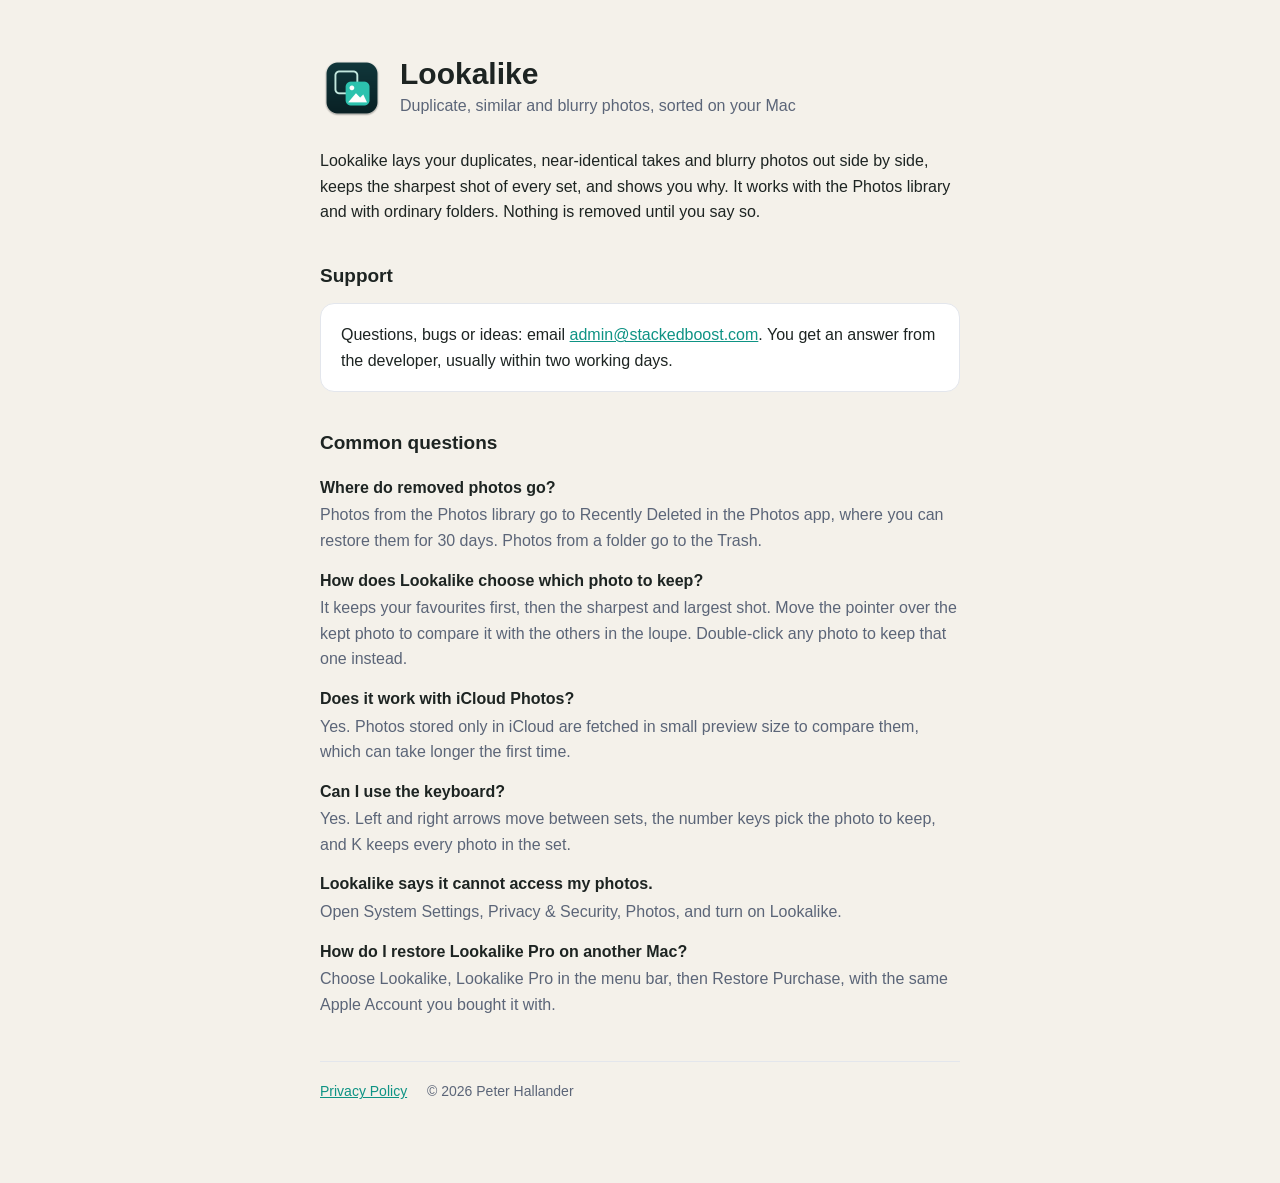
<file: index.html>
<!doctype html>
<html lang="en">
<head>
<meta charset="utf-8">
<meta name="viewport" content="width=device-width,initial-scale=1">
<title>Lookalike: Duplicate Photos for Mac</title>
<meta name="description" content="Lookalike finds duplicate, near-identical and blurry photos on your Mac and keeps the best shot of every set. Support and contact.">
<link rel="icon" href="icon.png">
<link rel="stylesheet" href="style.css">
</head>
<body>
<main>
<header>
  <img src="icon.png" alt="">
  <div>
    <h1>Lookalike</h1>
    <p class="sub">Duplicate, similar and blurry photos, sorted on your Mac</p>
  </div>
</header>

<p>Lookalike lays your duplicates, near-identical takes and blurry photos out side by side, keeps the sharpest shot of every set, and shows you why. It works with the Photos library and with ordinary folders. Nothing is removed until you say so.</p>

<h2>Support</h2>
<div class="card">
  <p style="margin:0">Questions, bugs or ideas: email <a href="mailto:admin@stackedboost.com?subject=Lookalike">admin@stackedboost.com</a>. You get an answer from the developer, usually within two working days.</p>
</div>

<h2>Common questions</h2>
<dl>
  <dt>Where do removed photos go?</dt>
  <dd>Photos from the Photos library go to Recently Deleted in the Photos app, where you can restore them for 30 days. Photos from a folder go to the Trash.</dd>
  <dt>How does Lookalike choose which photo to keep?</dt>
  <dd>It keeps your favourites first, then the sharpest and largest shot. Move the pointer over the kept photo to compare it with the others in the loupe. Double-click any photo to keep that one instead.</dd>
  <dt>Does it work with iCloud Photos?</dt>
  <dd>Yes. Photos stored only in iCloud are fetched in small preview size to compare them, which can take longer the first time.</dd>
  <dt>Can I use the keyboard?</dt>
  <dd>Yes. Left and right arrows move between sets, the number keys pick the photo to keep, and K keeps every photo in the set.</dd>
  <dt>Lookalike says it cannot access my photos.</dt>
  <dd>Open System Settings, Privacy &amp; Security, Photos, and turn on Lookalike.</dd>
  <dt>How do I restore Lookalike Pro on another Mac?</dt>
  <dd>Choose Lookalike, Lookalike Pro in the menu bar, then Restore Purchase, with the same Apple Account you bought it with.</dd>
</dl>

<nav><a href="privacy.html">Privacy Policy</a> <span>© 2026 Peter Hallander</span></nav>
</main>
<!-- send-to-mac: phone visitors get a way to send this page to their Mac -->
<div id="stm" hidden role="region" aria-label="Send this page to your Mac">
  <p><strong>On your phone?</strong> This is a Mac app. Send the link to yourself and open it on your Mac.</p>
  <div class="stm-row">
    <a id="stm-mail" class="stm-btn">Email me the link</a>
    <button id="stm-share" class="stm-btn stm-alt" type="button" hidden>Share…</button>
    <button id="stm-x" class="stm-x" type="button" aria-label="Close">×</button>
  </div>
</div>
<style>
#stm{position:fixed;left:12px;right:12px;bottom:calc(12px + env(safe-area-inset-bottom,0px));z-index:9999;background:#fff;color:#1d2422;border:1px solid rgba(0,0,0,.12);border-radius:16px;box-shadow:0 10px 30px rgba(0,0,0,.18);padding:14px 16px;font:15px/1.4 inherit;font-family:inherit}
#stm p{margin:0 28px 10px 0}
#stm .stm-row{display:flex;gap:8px;align-items:center;flex-wrap:wrap}
#stm .stm-btn{display:inline-flex;align-items:center;min-height:44px;padding:0 16px;border-radius:12px;background:#1d2422;color:#fff;font:inherit;font-weight:600;text-decoration:none;border:0;cursor:pointer}
#stm .stm-alt{background:transparent;color:#1d2422;border:1px solid rgba(0,0,0,.2)}
#stm .stm-x{position:absolute;top:6px;right:6px;width:44px;height:44px;border:0;background:none;font-size:24px;color:#5b6578;cursor:pointer}
@media (prefers-color-scheme:dark){#stm{background:#1c1f1e;color:#f1f1ee;border-color:rgba(255,255,255,.15)}#stm .stm-btn{background:#f1f1ee;color:#141312}#stm .stm-alt{background:transparent;color:#f1f1ee;border-color:rgba(255,255,255,.3)}#stm .stm-x{color:#b5b9b6}}
</style>
<script>
(function(){
  var phone = /iPhone|iPod|Android.*Mobile|Mobile.*Android/i.test(navigator.userAgent) || (matchMedia('(pointer:coarse)').matches && innerWidth < 820);
  if (!phone) return;
  try { if (sessionStorage.getItem('stm-closed')) return; } catch (e) {}
  var el = document.getElementById('stm'), url = location.origin + location.pathname, t = document.title;
  var mail = document.getElementById('stm-mail');
  mail.href = 'mailto:?subject=' + encodeURIComponent('Open on my Mac: ' + t) + '&body=' + encodeURIComponent(t + '\n' + url);
  var sh = document.getElementById('stm-share');
  if (navigator.share) { sh.hidden = false; sh.onclick = function(){ navigator.share({ title: t, url: url }).catch(function(){}); }; }
  document.getElementById('stm-x').onclick = function(){ el.hidden = true; try { sessionStorage.setItem('stm-closed', '1'); } catch (e) {} };
  setTimeout(function(){ el.hidden = false; }, 1500);
})();
</script>
<!-- /send-to-mac -->

</body>
</html>
</file>
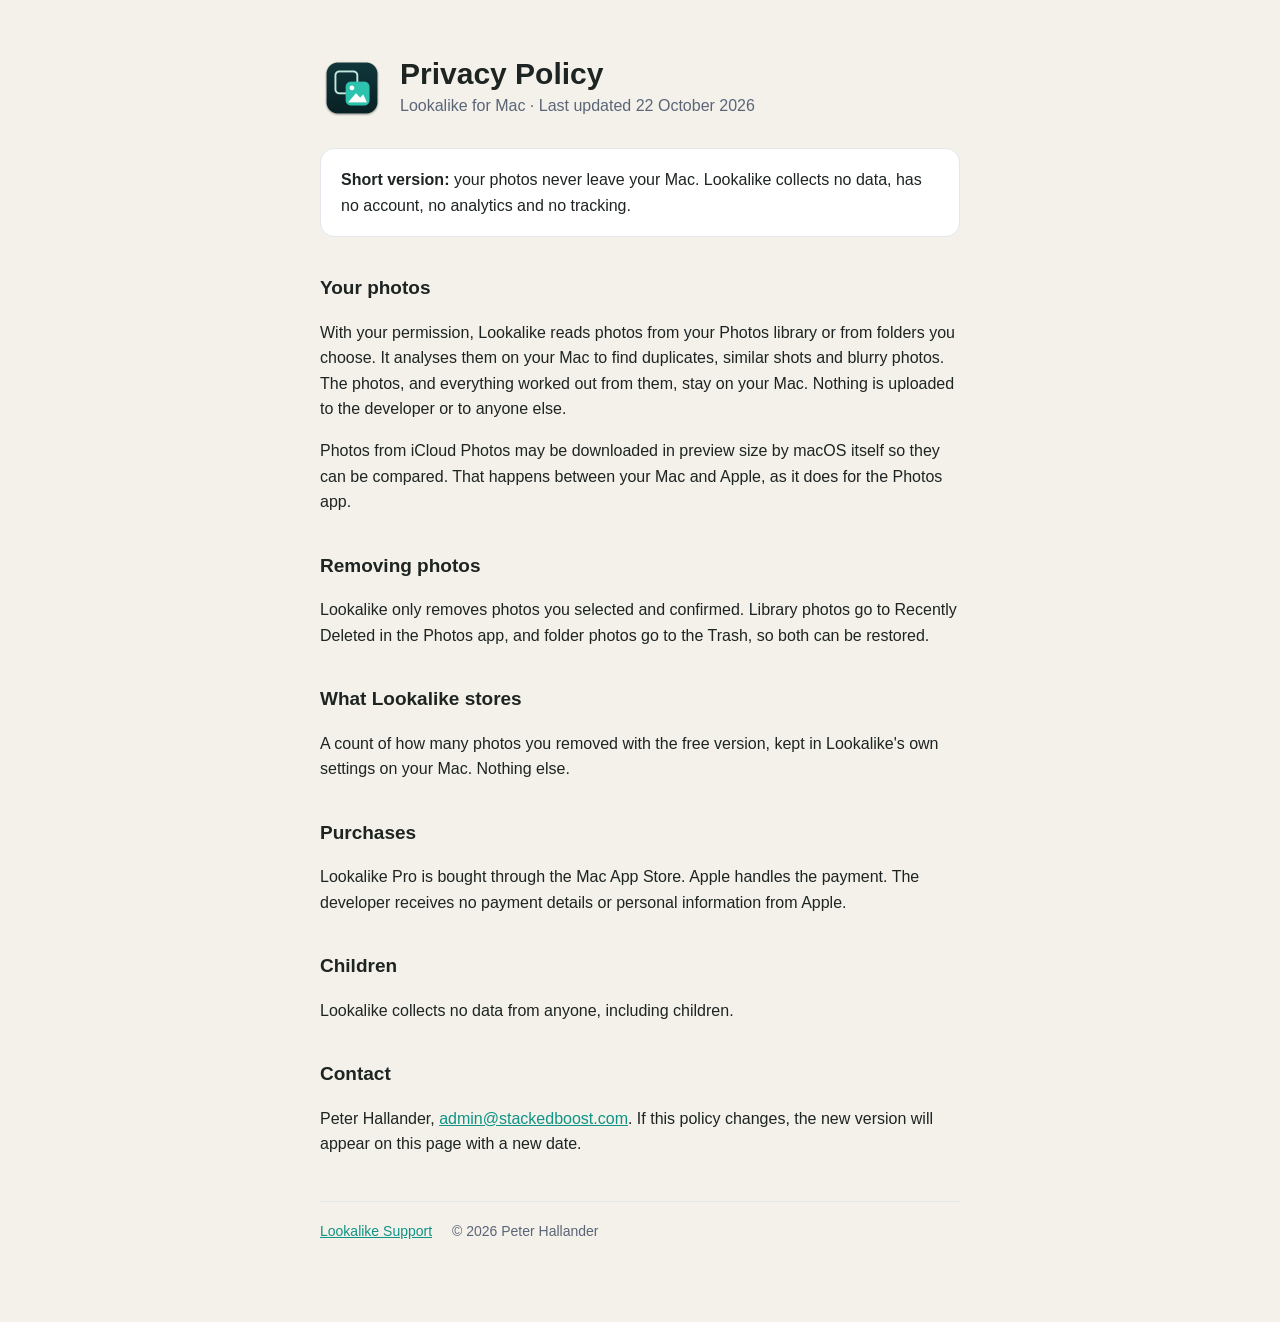
<file: privacy.html>
<!doctype html>
<html lang="en">
<head>
<meta charset="utf-8">
<meta name="viewport" content="width=device-width,initial-scale=1">
<title>Lookalike Privacy Policy</title>
<link rel="icon" href="icon.png">
<link rel="stylesheet" href="style.css">
</head>
<body>
<main>
<header>
  <img src="icon.png" alt="">
  <div>
    <h1>Privacy Policy</h1>
    <p class="sub">Lookalike for Mac · Last updated 22 October 2026</p>
  </div>
</header>

<div class="card"><p style="margin:0"><strong>Short version:</strong> your photos never leave your Mac. Lookalike collects no data, has no account, no analytics and no tracking.</p></div>

<h2>Your photos</h2>
<p>With your permission, Lookalike reads photos from your Photos library or from folders you choose. It analyses them on your Mac to find duplicates, similar shots and blurry photos. The photos, and everything worked out from them, stay on your Mac. Nothing is uploaded to the developer or to anyone else.</p>
<p>Photos from iCloud Photos may be downloaded in preview size by macOS itself so they can be compared. That happens between your Mac and Apple, as it does for the Photos app.</p>

<h2>Removing photos</h2>
<p>Lookalike only removes photos you selected and confirmed. Library photos go to Recently Deleted in the Photos app, and folder photos go to the Trash, so both can be restored.</p>

<h2>What Lookalike stores</h2>
<p>A count of how many photos you removed with the free version, kept in Lookalike's own settings on your Mac. Nothing else.</p>

<h2>Purchases</h2>
<p>Lookalike Pro is bought through the Mac App Store. Apple handles the payment. The developer receives no payment details or personal information from Apple.</p>

<h2>Children</h2>
<p>Lookalike collects no data from anyone, including children.</p>

<h2>Contact</h2>
<p>Peter Hallander, <a href="mailto:admin@stackedboost.com?subject=Lookalike%20privacy">admin@stackedboost.com</a>. If this policy changes, the new version will appear on this page with a new date.</p>

<nav><a href="index.html">Lookalike Support</a> <span>© 2026 Peter Hallander</span></nav>
</main>
</body>
</html>
</file>
<file: style.css>
:root{--ink:#1d2422;--muted:#5b6578;--bg:#f4f1ea;--card:#fff;--line:#e3e6ec;--accent:#0e9384}
@media (prefers-color-scheme:dark){:root{--ink:#eef1f6;--muted:#a3abb9;--bg:#1a1917;--card:#24221f;--line:#263044;--accent:#2cc2ae}}
*{box-sizing:border-box}
body{margin:0;background:var(--bg);color:var(--ink);font:16px/1.6 -apple-system,BlinkMacSystemFont,"SF Pro Text","Segoe UI",sans-serif}
main{max-width:680px;margin:0 auto;padding:56px 20px 80px}
header{display:flex;align-items:center;gap:16px;margin-bottom:28px}
header img{width:64px;height:64px}
h1{font-size:30px;line-height:1.15;margin:0}
.sub{color:var(--muted);margin:2px 0 0}
h2{font-size:19px;margin:36px 0 8px}
p,li{color:var(--ink)}
.muted{color:var(--muted)}
.card{background:var(--card);border:1px solid var(--line);border-radius:14px;padding:18px 20px;margin:12px 0}
a{color:var(--accent)}
nav{margin-top:44px;padding-top:18px;border-top:1px solid var(--line);font-size:14px;color:var(--muted)}
nav a{margin-right:16px}
dt{font-weight:600;margin-top:14px}
dd{margin:2px 0 0;color:var(--muted)}
</file>
